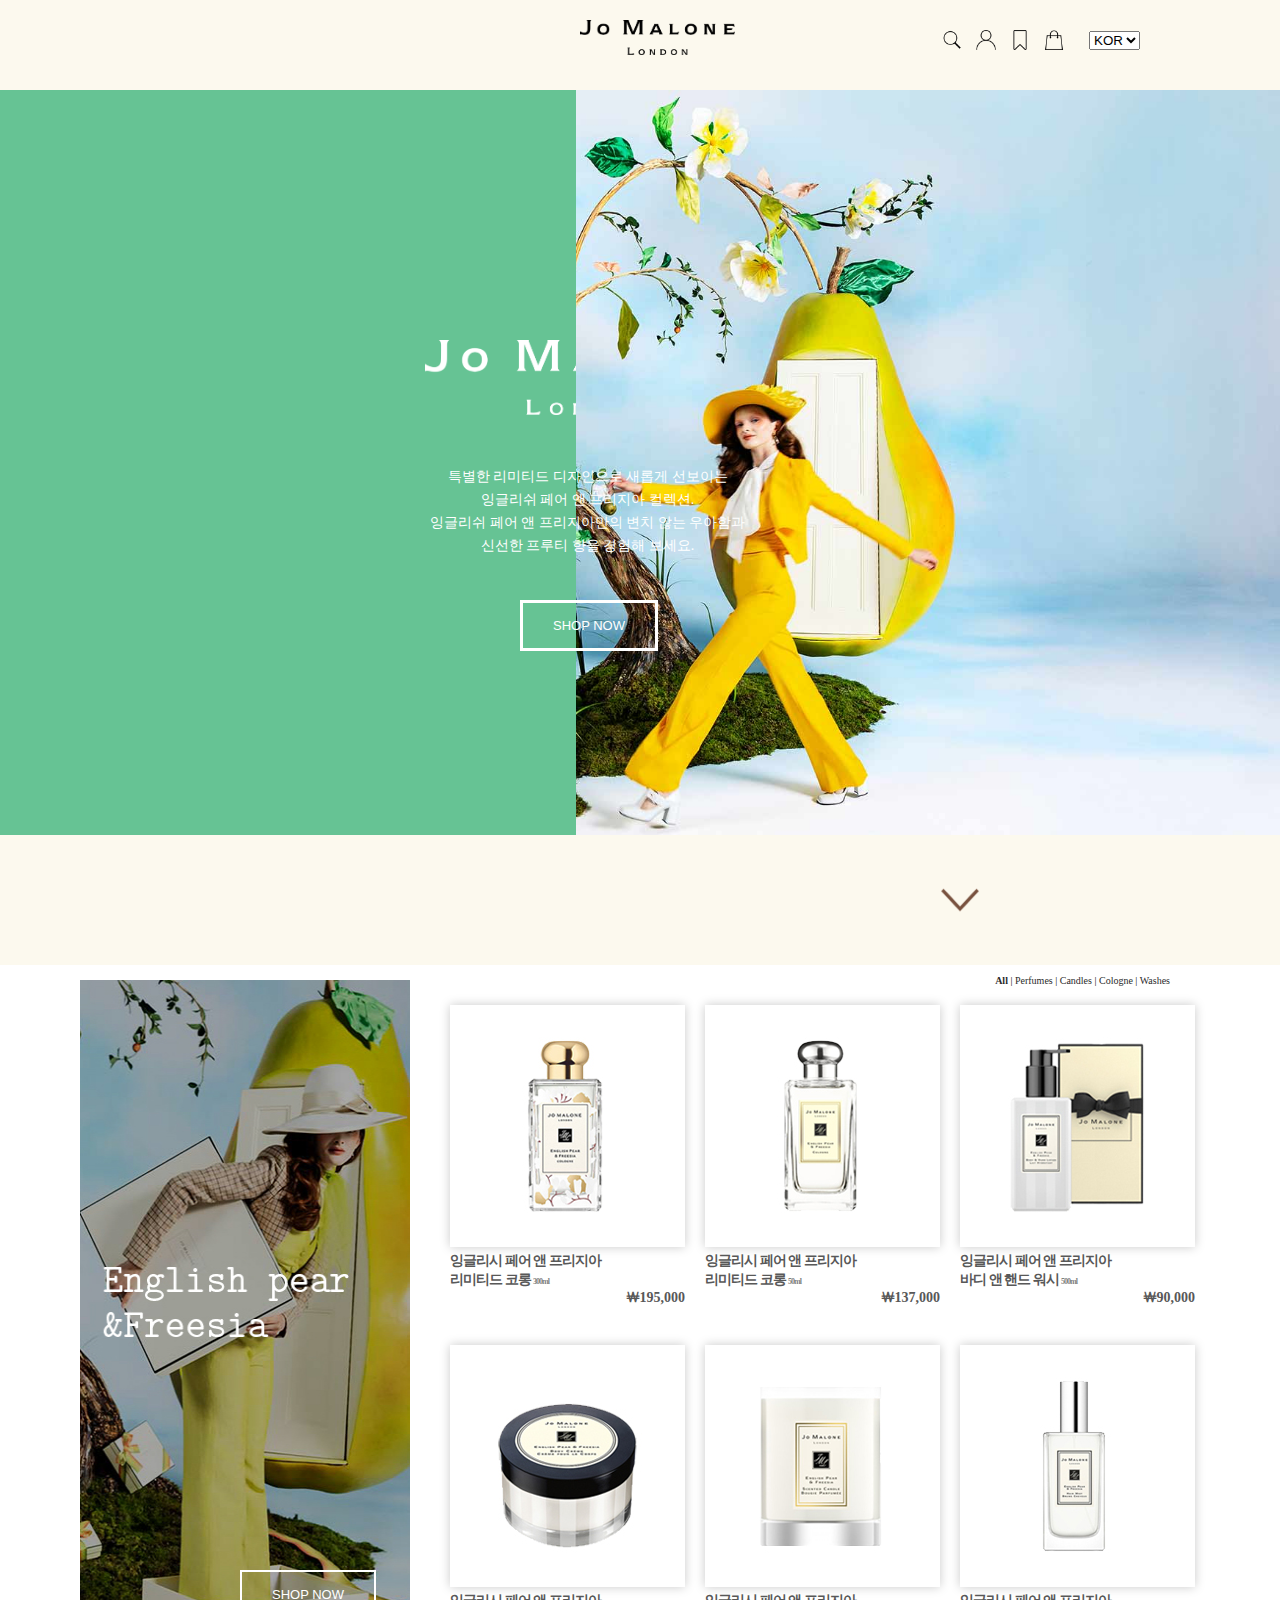
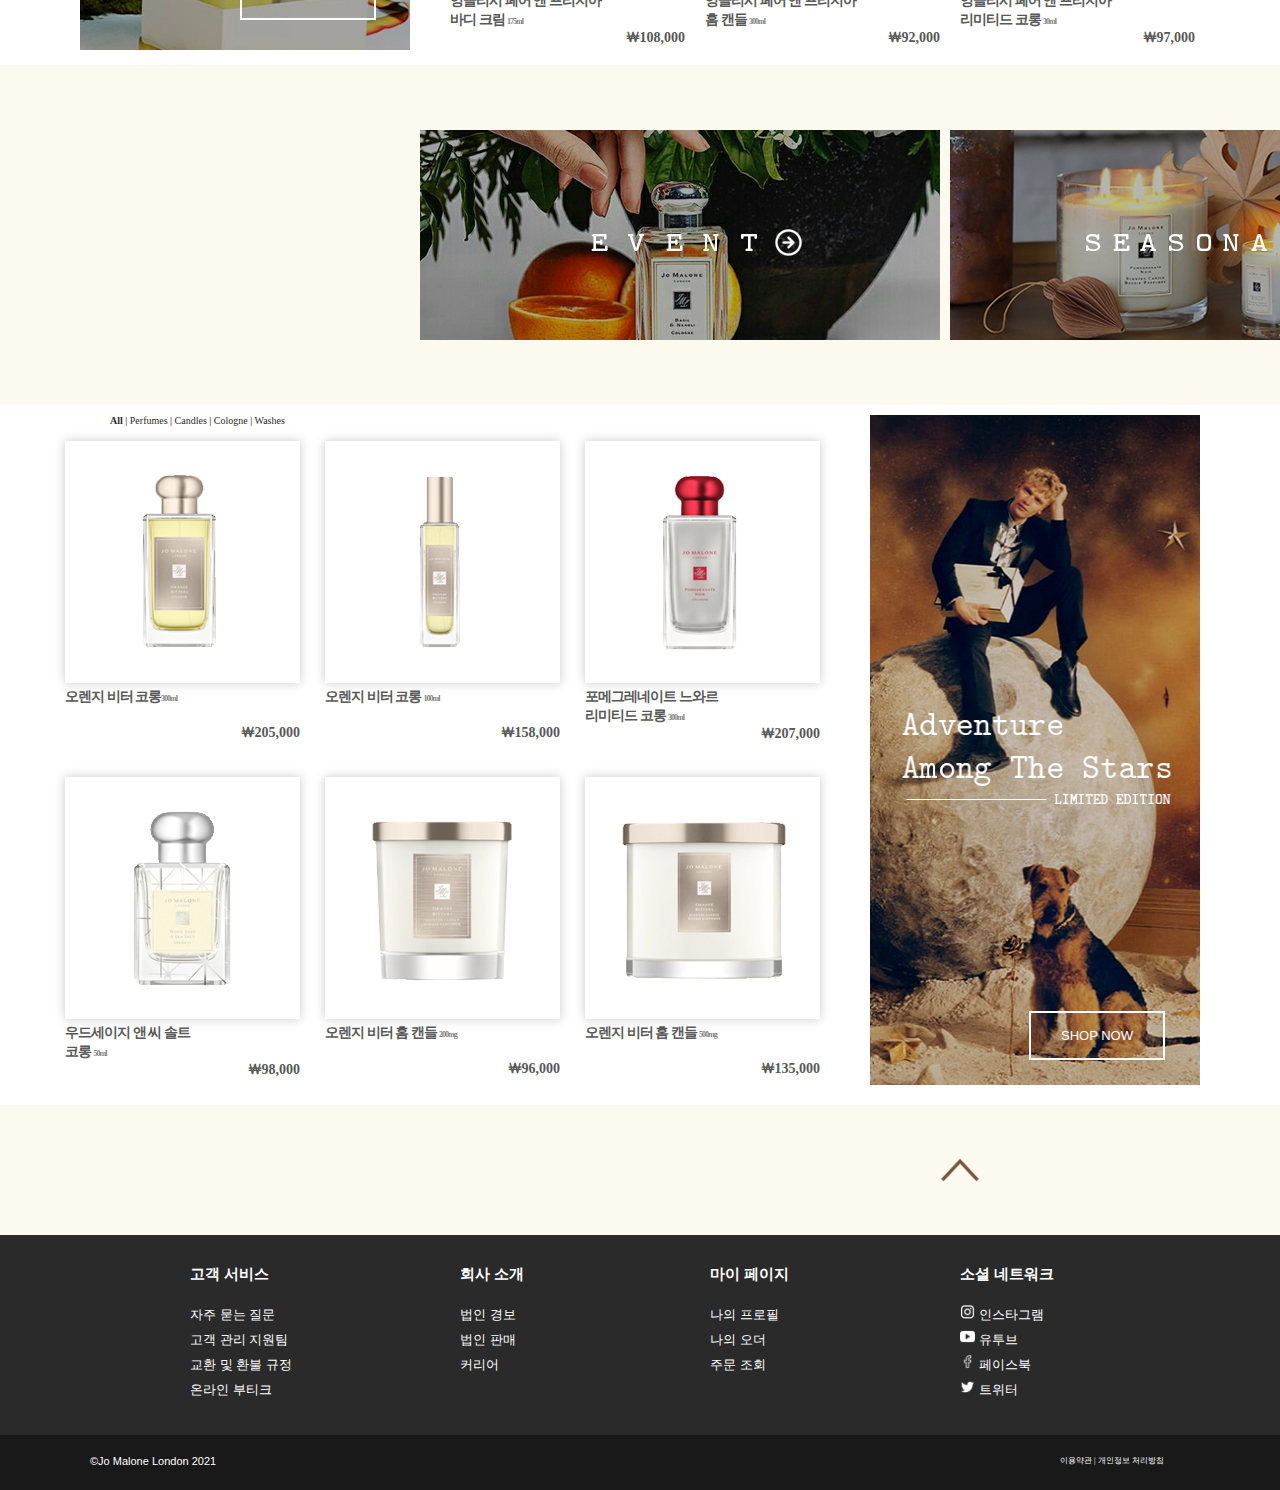
<file: index.html>
<!DOCTYPE html>
<html lang="ko">

<head>
  <title> Jo Malone London</title>
  <meta charset="utf-8">

  <link href="img/favicon.ico" rel="shortcut icon" type="image/x-icon">
  <link rel="stylesheet" href="css/common.css">
  <link rel="stylesheet" href="css/main.css">

</head>

<body>
  <header>
    <div id="logo"><a href="index.html"><img src="img/logo.png" alt="logo"></a></div>

    <select>
      <option value="KOR" selected>KOR</option>
      <option value="ENG">ENG</option>
      <option value="GER">GER</option>
    </select>

    <div id="nav">
      <a href="index.html"><img src="img/icon_search.png" alt="serch"></a>
      <a href="index.html"><img src="img/icon_mypage.png" alt="mypage"></a>
      <a href="index.html"><img src="img/icno_bookmark.png" alt="bookmark"></a>
      <a href="index.html"><img src="img/icon_shoppingbag.png" alt="shopping"></a>
    </div>
  </header>


  <div id="slider">
    <div class="half_left">
      <div id="logo2"><img src="img/logo_white.png" alt="logowhite"></div>
      <div id="intro">
        특별한 리미티드 디자인으로 새롭게 선보이는<br>
        잉글리쉬 페어 앤 프리지아 컬렉션.<br>
        잉글리쉬 페어 앤 프리지아만의 변치 않는 우아함과<br>
        신선한 프루티 향을 경험해 보세요.<br>
      </div>
      <div id="shopnow"><a href="#new_item">SHOP NOW</a></div>
    </div>
    <div class="half_right"></div>
  </div>


  <div class="middle"><a href="#new_item"><img src="img/icon_under_brown.png" alt="allow"></a></div>

  
  <div id="new_item">    
    <div class="new_item_box">
      <div class="new_category"><a href="jomalone_hompage_sub.html"><b>All</b></a> | <a href="jomalone_hompage_sub.html">Perfumes</a> | <a href="jomalone_hompage_sub.html">Candles</a> | <a href="jomalone_hompage_sub.html">Cologne</a> | <a href="jomalone_hompage_sub.html">Washes</a></div>
        <img src="img/jomalone02_01.jpg" alt="englishkpear">
          <div class="shopnowpear"><a href="jomalone_hompage_sub.html">SHOP NOW</a></div>


        <div class="new_item_box_mini">
          <a href="jomalone_hompage_sub.html"><img src="img/jomalone07.jpg" class="jomalone07" alt="jomalone07"></a><br>
          <span><a href="jomalone_hompage_sub.html">잉글리시 페어 앤 프리지아<br>
            리미티드 코롱 <small>300ml</small></a></span>
            <p>￦195,000</p>
        </div>

        <div class="new_item_box_mini">
          <a href="jomalone_hompage_sub.html"><img src="img/jomalone08.jpg" class="jomalone08" alt="jomalone08"></a><br>
          <span><a href="jomalone_hompage_sub.html">잉글리시 페어 앤 프리지아<br>
            리미티드 코롱 <small>50ml</small></a></span>
            <p>￦137,000</p>
        </div>

        <div class="new_item_box_mini">
          <a href="jomalone_hompage_sub.html"><img src="img/jomalone09.jpg" class="jomalone09" alt="jomalone09"></a><br>
          <span><a href="jomalone_hompage_sub.html">잉글리시 페어 앤 프리지아<br>
            바디 앤 핸드 워시 <small>500ml</small></a></span>
            <p>￦90,000</p>
        </div>

        <div class="new_item_box_mini">
          <a href="jomalone_hompage_sub.html"><img src="img/jomalone10.jpg" class="jomalone10" alt="jomalone10"></a><br>
          <span><a href="jomalone_hompage_sub.html">잉글리시 페어 앤 프리지아<br>
            바디 크림 <small>175ml</small></a></span>
            <p>￦108,000</p>
        </div>

        <div class="new_item_box_mini">
          <a href="jomalone_hompage_sub.html"><img src="img/jomalone11.jpg" class="jomalone11" alt="jomalone11"></a><br>
          <span><a href="jomalone_hompage_sub.html">잉글리시 페어 앤 프리지아<br>
            홈 캔들 <small>300ml</small></a></span>
            <p>￦92,000</p> 
        </div>

        <div class="new_item_box_mini">
          <a href="jomalone_hompage_sub.html"><img src="img/jomalone12.jpg" class="jomalone12" alt="jomalone12"></a><br>
          <span><a href="jomalone_hompage_sub.html">잉글리시 페어 앤 프리지아<br>
            리미티드 코롱 <small>30ml</small></a></span>
            <p>￦97,000</p>
        </div>
    </div>
  </div>

  <div id="pro">
    <div class="event"><a href="jomalone_hompage_sub.html"><img src="img/jomalone06_01.jpg" alt="event" ></a></div>
    <div class="seasonal"><a href="jomalone_hompage_sub.html"><img src="img/jomalone04_01.jpg" alt="seasonal" ></a></div>
  </div>


  <div id="limited">
    <div class="limited_item_box">
      <div class="limited_category"><a href="jomalone_hompage_sub.html"><b>All</b></a> | <a href="jomalone_hompage_sub.html">Perfumes</a> | <a href="#">Candles</a> | <a
          href="jomalone_hompage_sub.html">Cologne</a> | <a href="jomalone_hompage_sub.html">Washes</a></div>
      <img src="img/jomalone03-01.jpg" alt="limited eddtion">
      <div class="shopnowstars"><a href="jomalone_hompage_sub.html">SHOP NOW</a></div>
  
  
      <div class="limited_item_box_mini">
        <a href="jomalone_hompage_sub.html"><img src="img/jomalone13.jpg" class="jomalone13" alt="jomalone13"></a><br>
        <span><a href="jomalone_hompage_sub.html">오렌지 비터 코롱<small>300ml</small><br><br></a></span>
        <p>￦205,000</p>
      </div>
  
      <div class="limited_item_box_mini">
        <a href="jomalone_hompage_sub.html"><img src="img/jomalone14.jpg" class="jomalone14" alt="jomalone14"></a><br>
        <span><a href="jomalone_hompage_sub.html">오렌지 비터 코롱 <small>100ml</small><br><br></a></span>
        <p>￦158,000</p>
      </div>
  
      <div class="limited_item_box_mini">
        <a href="jomalone_hompage_sub.html"><img src="img/jomalone15.jpg" class="jomalone15" alt="jomalone15"></a><br>
        <span><a href="jomalone_hompage_sub.html">포메그레네이트 느와르<br>
            리미티드 코롱 <small>300ml</small></a></span>
        <p>￦207,000</p>
      </div>
  
      <div class="limited_item_box_mini">
        <a href="jomalone_hompage_sub.html"><img src="img/jomalone16.jpg" class="jomalone16" alt="jomalone16"></a><br>
        <span><a href="jomalone_hompage_sub.html">우드세이지 앤 씨 솔트<br>
            코롱 <small>50ml</small></a></span>
        <p>￦98,000</p>
      </div>
  
      <div class="limited_item_box_mini">
        <a href="jomalone_hompage_sub.html"><img src="img/jomalone17.jpg" class="jomalone17" alt="jomalone17"></a><br>
        <span><a href="jomalone_hompage_sub.html">오렌지 비터 홈 캔들 <small>200mg</small><br><br></a></span>
        <p>￦96,000</p>
      </div>
  
      <div class="limited_item_box_mini">
        <a href="jomalone_hompage_sub.html"><img src="img/jomalone18.jpg" class="jomalone18" alt="jomalone18"></a><br>
        <span><a href="jomalone_hompage_sub.html">오렌지 비터 홈 캔들 <small>500mg</small><br><br></a></span>
        <p>￦135,000</p>
      </div>
    </div>
  </div>


  <div class="up"><a href="#logo"><img src="img/icon_up_brown.png" alt="allow_up"></a></div>


    <div class="footer">
      <div class="footbox">
        <div class="service">
          <h4>고객 서비스</h4><br>
            <ul>
              <li>자주 묻는 질문</li>
              <li>고객 관리 지원팀</li>
              <li>교환 및 환불 규정</li>
              <li>온라인 부티크</li>
            </ul>
        </div>

        <div class="company">
          <h4>회사 소개</h4><br>
            <ul>
              <li>법인 경보</li>
              <li>법인 판매</li>
              <li>커리어</li>
            </ul>
        </div>

        <div class="mypage">
          <h4>마이 페이지</h4><br>
            <ul>
              <li>나의 프로필</li>
              <li>나의 오더</li>
              <li>주문 조회</li>
            </ul>
        </div>

        <div class="network">
          <h4>소셜 네트워크</h4><br>
            <ul>
              <li><a href="https://www.instagram.com/jomalonelondon/"><img src="img/icon_instgram.png" alt="insta"> 인스타그램</a></li>
              <li><a href="https://www.youtube.com/channel/UCWMSJ5L5Zvkr9JfflU4JMUA"><img src="img/icon_youtube.png" alt="youtube"> 유투브</a></li>
              <li><a href="https://www.facebook.com/pg/JoMaloneLondon/photos/"><img src="img/icno_facebook.png" alt="facebook"> 페이스북</a></li>
              <li><a href="https://twitter.com/jomalonelondon"><img src="img/icon_twitter.png" alt="twitter"> 트위터</a></li>
            </ul>
        </div>
      </div>
    </div>

    <div class="bottom">
      <div class="bottombox">
        <span><a href="index.html">©Jo Malone London 2021</a></span>
    
    
        <div class="bottom_right">
          <div class="privacy"><a href="index.html">이용약관</a> | <a href="index.html">개인정보 처리방침</a></div>
        </div>
      </div>
    </div>
</body>
</html>
</file>
<file: css/common.css>
@charset "utf-8";

    * {margin: 0; padding: 0; }
    ul, ol, li {list-style: none;}


    body{background-color: #fcf9ee;}
    .nanumgothic * {font-family: 'Nanum Gothic', sans-serif;}

    .footer {width:100%; height: 200px; background-color: #2a2a2a;}
      .footbox{width:1200px; height:200px; margin: 0 auto; font-family: 'Nanum Gothic', sans-serif; color: white; }
        .service{width: 120px; height: 130px; float:left; margin: 30px 50px 0px 150px;}
        .service h4{font-size: 15px;}
        .service ul{font-size: 13px; line-height: 25px;}

        .company{width: 100px; height: 130px;  float:left; margin: 30px 50px 0px 100px;}
        .company h4{font-size: 15px;}
        .company ul{font-size: 13px; line-height: 25px;}

        .mypage{width: 100px; height: 130px; float:left; margin: 30px 50px 0px 100px;}
        .mypage h4{font-size: 15px;}
        .mypage ul{font-size: 13px; line-height: 25px;}

        .network{width: 120px; height: 130px; float:left; margin: 30px 50px 0px 100px;}
        .network h4{font-size: 15px;}
        .network ul{font-size: 13px; line-height: 25px;}
        .network a{text-decoration: none; color: white;}
        .network img{width: 15px; height: 15px;}


    .bottom {width:100%; height: 55px; background-color: #191919;}
     .bottombox{width: 1200px; height: 55px; margin: 0 auto;}
      .bottombox a{text-decoration:none; color: white;}
      .bottombox span{float: left; text-align: left; margin: 20px 0 0 50px; color: white; font-size: 11px; font-family: "Arial";}

    .privacy{width: 230px; height: 20px; font-size: 8px; color: white; float: right;margin: 20px -50px 0 0;}
     .bottom_right a{text-decoration: none;}
</file>
<file: css/main.css>
@charset "utf-8";
  
  header {width: 1200px; height: 90px; margin:0 auto;}
  #logo {width: 155px; height: 35px; margin: 0 0 0 520px;}
  #logo img {width: 100%; height: 100%; margin: 20px}


  select {position:relative; margin: -4px 100px 30px 10px; float: right;}
  #nav{position: relative; float: right; margin: -5px 10px 0 10px;}
  #nav img{width:20px; height:20px; padding: 0 5px;}


  #slider{width: 100%; height: 745px; background-color: #66c394;}
    .half_left{width:45%; height:100%; float:left;}    

    #logo2 img{width: 330px; height: 75px; margin: 250px 0px 30px 425px;}
    #intro {text-align: center; color: white; font-size: 14px; position: absolute; top: 465px; left: 430px;  line-height: 23px;}
    #shopnow {position: absolute; top: 600px; left: 520px; font-size: 13px; color: white; font-family: "Arial"; padding: 15px 30px; border: 3px solid white;}
    #shopnow a{text-decoration: none; color: white; font-family: "Arial"}
    .half_right{width:55%; height:100%; float:right; background: url("../img/jomalone_01.jpg") right no-repeat; background-size: cover;} 


    .middle {width: 100%; height: 130px;}
    .middle img {width: 60px; height: 60px; margin: 35px 0px 30px 930px;}


    #new_item {width: 100%; height: 700px; background-color:white ; margin: 0px;}
    .new_item_box{width: 1200px; height: 700px; margin: 0 auto; background-color: white; position: relative;}
    .new_item_box > img {float: left; width: 330px; height: 670px; margin: 15px 30px 15px 40px;} 
    .shopnowpear {position: absolute; bottom: 45px; left: 200px; font-size: 13px; color: white; ;
        padding: 15px 30px; border: 2px solid white;}
    .shopnowpear a{text-decoration: none; color: white; font-family: "Arial"}
      .new_item_box_mini{width: 235px; height: 300px; float: left; margin: 40px 10px 0 10px; background-color: white;}
      
      .new_category{position:absolute; top:10px; right: 70px; font-size: 10px;}
      .new_category a{text-decoration: none; color: #2a2a2a;}
      
      .new_item_box_mini a{text-decoration: none;}
      .new_item_box_mini a:hover{color: #66c394;}

      .new_item_box_mini img{box-shadow: 0px 0px 10px rgb(202, 202, 202);}

      .jomalone07:hover{opacity: 0.5;}
      .jomalone08:hover{opacity: 0.5;}
      .jomalone09:hover{opacity: 0.5;}
      .jomalone10:hover{opacity: 0.5;}
      .jomalone11:hover{opacity: 0.5;}
      .jomalone12:hover{opacity: 0.5;}


      .new_item_box_mini span{font-size:14px; font-weight: bold; letter-spacing: -1px;}
      .new_item_box_mini span a{color: #585858;}
      .new_item_box_mini small{font-size:8px; color: gray;}
      .new_item_box_mini p{text-align:right; font-size:14px; font-weight: bold; color: #585858;}
    

    #pro{width: 100%; height: 340px; background-color: #fcf9ee; position: relative}
    #pro .event{float: left; position: absolute; margin: 65px 10px 65px 420px;}
    .event:hover{opacity: 0.5;}
    #pro .seasonal{float: right; position: absolute;  margin: 65px 0 65px 950px;}
    .seasonal:hover{opacity: 0.5;}


    #limited {width: 100%; height: 700px; background-color:white; margin: 0px;}
    .limited_item_box{width: 1200px; height: 700px; margin: 0 auto; background-color: white; position: relative;}
    .limited_item_box > img{float: right; width: 330px; height:670px; margin: 10px 40px 10px 30px;}
    .shopnowstars{position: absolute; bottom: 45px; right: 75px; font-size: 13px; color: white; font-family: "Arial";
        padding: 15px 30px; border: 2px solid white;}
    .shopnowstars a{text-decoration: none; color: white; font-family: "Arial"}
    
    .limited_item_box_mini{width: 235px; height: 300px; float: left; margin: 36px 0 0 25px; background-color: white;}

    .limited_category{position: absolute; top: 10px; left: 70px; font-size: 10px;}
    .limited_category a{text-decoration: none; color: #2a2a2a;}

    .limited_item_box_mini a{text-decoration: none;}
    .limited_item_box_mini a:hover{color: coral;}


    .limited_item_box_mini a{text-decoration: none; color: #585858;}
    .limited_item_box_mini img{box-shadow: 0px 0px 10px rgb(202, 202, 202);} 

      .jomalone13:hover{opacity: 0.5;}
      .jomalone14:hover{opacity: 0.5;}
      .jomalone15:hover{opacity: 0.5;}
      .jomalone16:hover{opacity: 0.5;}
      .jomalone17:hover{opacity: 0.5;}
      .jomalone18:hover{opacity: 0.5;}


      .limited_item_box_mini span{font-size:14px; font-weight: bold; letter-spacing: -1px;}
      .limited_item_box_mini span a{color: #585858;}
      .limited_item_box_mini small{font-size:8px; color: gray;}
      .limited_item_box_mini p{text-align:right; font-size:14px; font-weight: bold; color: #585858;}


    .up {width: 100%; height: 130px;}
    .up img {width: 60px; height: 60px; margin: 35px 0px 50px 930px;}


    .bottom {width:100%; height: 55px; background-color: #191919;}
     .bottombox{width: 1200px; height: 55px; margin: 0 auto;}
      .bottombox a{text-decoration:none; color: white;}
      .bottombox span{float: left; text-align: left; margin: 20px 0 0 50px; color: white; font-size: 11px; font-family: "Arial";}

    .privacy{width: 230px; height: 20px; font-size: 8px; font-family: "나눔고딕"; color: white; float: right;margin: 20px -50px 0 0;}
     .bottom_right a{text-decoration: none;}
</file>
